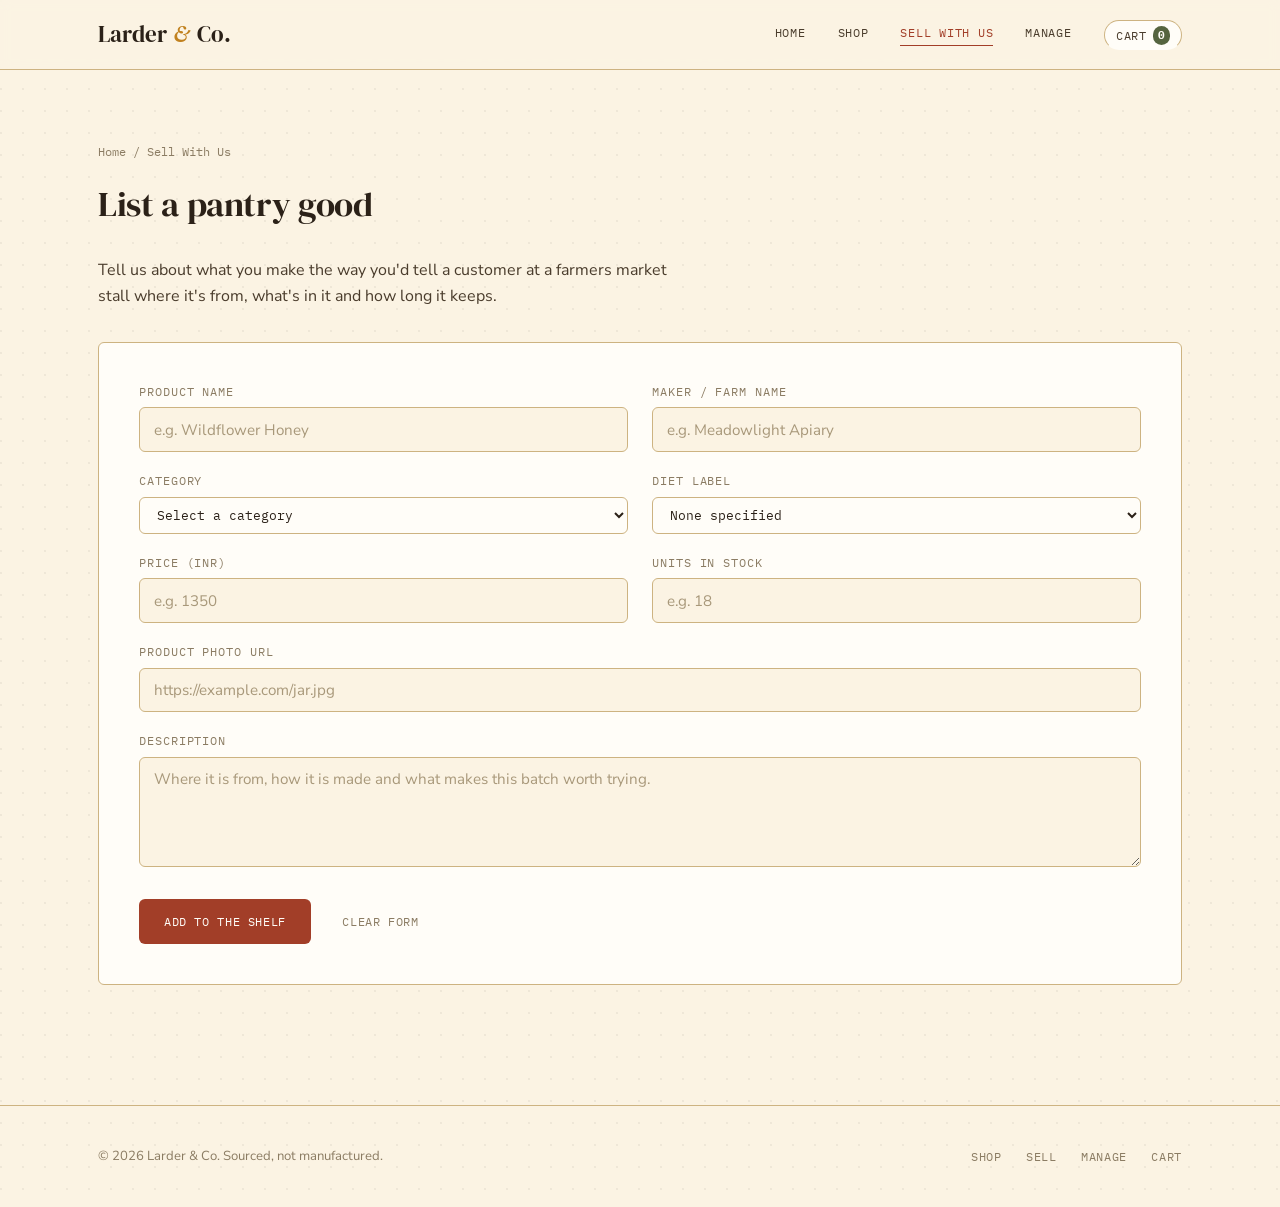
<file: add-product.html>
<!DOCTYPE html>
<html lang="en">

<head>
  <meta charset="UTF-8">
  <meta name="viewport" content="width=device-width, initial-scale=1.0">
  <title>Sell With Us — Larder & Co.</title>
  <link rel="stylesheet" href="./assets/css/style.css">
</head>

<body>

  <!-- Site header shared across every page showing the logo and navigation links -->
  <header class="site-header">
    <div class="wrap">
      <a href="index.html" class="logo">Larder <span class="amp">&amp;</span> Co.</a>
      <nav class="main-nav">
        <a href="index.html">Home</a>
        <a href="view-product.html">Shop</a>
        <a href="add-product.html" aria-current="page">Sell With Us</a>
        <a href="manage-products.html">Manage</a>
        <a href="cart.html" class="cart-chip">Cart <span class="count">3</span></a>
      </nav>
    </div>
  </header>

  <main>
    <!-- Main form section used both for adding a brand new product and for editing one that already exists -->
    <section class="section">
      <div class="wrap">

        <p class="crumb"><a href="index.html">Home</a> / Sell With Us</p>
        <div class="section-head">
          <h2>List a pantry good</h2>
        </div>
        <p style="max-width: 60ch; margin-top:-1rem; margin-bottom:2rem;">Tell us about what you make the way you'd tell
          a customer at a farmers market stall where it's from, what's in it and how long it keeps.</p>

        <!-- Product form collects every field needed to build a single product object -->
        <form class="form-card" action="#" method="post" id="form">
          <div class="form-grid">

            <div class="field">
              <label for="product-name">Product name</label>
              <input type="text" id="product-name" name="product-name" placeholder="e.g. Wildflower Honey" required>
            </div>

            <div class="field">
              <label for="maker">Maker / farm name</label>
              <input type="text" id="maker-name" name="maker" placeholder="e.g. Meadowlight Apiary" required>
            </div>

            <div class="field">
              <label for="category">Category</label>
              <select id="category" name="category" required>
                <option value="">Select a category</option>
                <option value="Fruits">Fruits</option>
                <option value="Vegetables">Vegetables</option>
                <option value="Dairy">Dairy</option>
                <option value="Snacks">Snacks</option>
                <option value="Beverages">Beverages</option>
              </select>
            </div>

            <div class="field">
              <label for="diet">Diet label</label>
              <select id="diet" name="diet">
                <option value="">None specified</option>
                <option value="Vegan">Vegan</option>
                <option value="Gluten Free">Gluten-free</option>
                <option value="Organic">Organic</option>
                <option value="Dairy Free">Dairy-free</option>
              </select>
            </div>

            <div class="field">
              <label for="price">Price (INR)</label>
              <input type="number" id="price" name="price" placeholder="e.g. 1350" min="0" step="10" required>
            </div>

            <div class="field">
              <label for="stock">Units in stock</label>
              <input type="number" id="stock" name="stock" placeholder="e.g. 18" min="1" required>
            </div>

            <div class="field full">
              <label for="image">Product photo URL</label>
              <input type="url" id="image" name="image" placeholder="https://example.com/jar.jpg" required>
            </div>

            <div class="field full">
              <label for="description">Description</label>
              <textarea id="description" name="description"
                placeholder="Where it is from, how it is made and what makes this batch worth trying." required></textarea>
            </div>

          </div>

          <div class="form-actions">
            <button type="submit" class="btn btn-primary">Add to the shelf</button>
            <button type="reset" class="btn btn-ghost">Clear form</button>
          </div>
        </form>

        <!-- Hidden success message shown in place of the form once a submit finishes -->
        <div id="formMsg" style="display: none; text-align: center;" class="form-card">
          <h3 id="msg" style="text-align: center; color: var(--tomato);"></h3>
          <button type="submit" class="btn btn-primary" style="margin-top: 30px;" onclick="addProduct()">Add New Product</button>
        </div>

      </div>
    </section>
  </main>

  <!-- Footer shared across every page with quick links -->
  <footer class="site-footer">
    <div class="wrap">
      <p>&copy; 2026 Larder &amp; Co. Sourced, not manufactured.</p>
      <div class="foot-links">
        <a href="view-product.html">Shop</a>
        <a href="add-product.html">Sell</a>
        <a href="manage-products.html">Manage</a>
        <a href="cart.html">Cart</a>
      </div>
    </div>
  </footer>

  <!-- Script reads the query string to know whether this page is adding a new product or editing one that exists -->
  <script>
    // Reads the id from the URL if present this tells the page whether it is in edit mode
    const params = new URLSearchParams(window.location.search);
    let editId = params.get("id");

    // Load the existing inventory and cart from local storage or start with empty arrays
    let products = JSON.parse(localStorage.getItem("Inventory")) || [];
    let cartDetails=JSON.parse(localStorage.getItem("Cart")) || [];

    let count=cartDetails.length
    document.querySelector(".count").innerHTML=count;


    // When an id is present in the URL fill every input with that product current values so it can be edited
    if (editId != null) {
      document.getElementById("product-name").value = products[editId].product;
      document.getElementById("maker-name").value = products[editId].maker;
      document.getElementById("category").value = products[editId].category;
      document.getElementById("diet").value = products[editId].diet;
      document.getElementById("price").value = products[editId].price;
      document.getElementById("stock").value = products[editId].stock;
      document.getElementById("image").value = products[editId].image;
      document.getElementById("description").value = products[editId].description;
    }

    // Runs whenever the form is submitted for either adding a new product or saving edits to an existing one
    document.getElementById("form").addEventListener("submit", (e) => {
      e.preventDefault();

      // Reuse the same id when editing otherwise generate a fresh unique id from the current timestamp
      let id;
      if(editId!=null){
        id=products[editId].id;
      }
      else{
        id=Date.now();
      }

      // Read every field typed into the form
      let product = document.getElementById("product-name").value;
      let maker = document.getElementById("maker-name").value;
      let category = document.getElementById("category").value;
      let diet = document.getElementById("diet").value;
      let price = document.getElementById("price").value;
      let stock = document.getElementById("stock").value;
      let image = document.getElementById("image").value;
      let description = document.getElementById("description").value;

      // Group all the collected fields into a single product object
      let productDetails = {
        id,product, maker, category, diet, price, stock, image, description
      };

      // No id was being edited so this is a brand new product being appended to the list
      if (editId == null) {
        products.push(productDetails);
        document.getElementById("formMsg").style.display="block";
        document.getElementById("form").style.display="none";
        document.getElementById("msg").innerHTML="New Product Added!";
      }
      // An id was being edited so replace that product in place instead of adding a new one
      else{
        products.splice(editId, 1, productDetails);

        document.getElementById("formMsg").style.display="block";
        document.getElementById("form").style.display="none";

        // update product in cart
        cartDetails.forEach((cartProduct,index)=>{
          if(cartProduct.id===productDetails.id){
            cartDetails.splice(index,1,{...productDetails,cart:cartProduct.cart,sum:(price*cartProduct.cart)});
            localStorage.setItem("Cart",JSON.stringify(cartDetails));
          }
        });

        document.getElementById("msg").innerHTML="Product Updated!";
      }

      // Save the updated product list back to local storage and clear the form fields
      localStorage.setItem("Inventory", JSON.stringify(products));
      e.target.reset();
    });

    // Brings the form back so the seller can add another product right after a successful submit
    function addProduct(){
      document.getElementById("formMsg").style.display="none";
      document.getElementById("form").style.display="block";
    }
  </script>

</body>

</html>
</file>
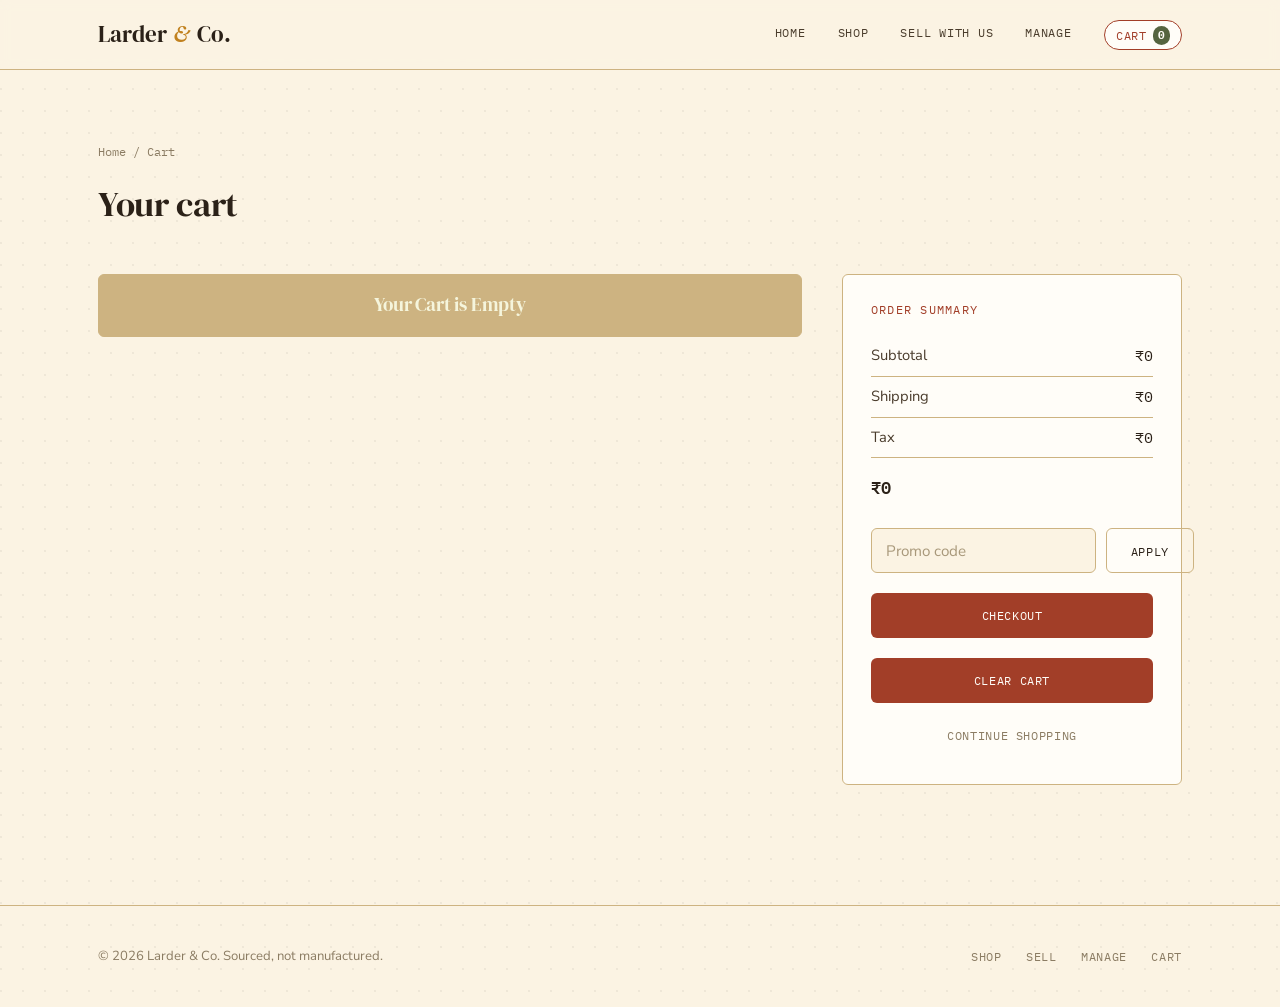
<file: cart.html>
<!DOCTYPE html>
<html lang="en">

<head>
  <meta charset="UTF-8">
  <meta name="viewport" content="width=device-width, initial-scale=1.0">
  <title>Your Cart — Larder & Co.</title>
  <link rel="stylesheet" href="./assets/css/style.css">
</head>

<body>

  <!-- Site header shared across every page showing the logo and navigation links -->
  <header class="site-header">
    <div class="wrap">
      <a href="index.html" class="logo">Larder <span class="amp">&amp;</span>
        Co.</a>
      <nav class="main-nav">
        <a href="index.html">Home</a>
        <a href="view-product.html">Shop</a>
        <a href="add-product.html">Sell With Us</a>
        <a href="manage-products.html">Manage</a>
        <a href="cart.html" class="cart-chip" aria-current="page">Cart <span class="count"></span></a>
      </nav>
    </div>
  </header>

    <!-- Main cart section split into the list of items on the left and the order summary on the right -->
  <main>
    <section class="section">
      <div class="wrap">

        <p class="crumb"><a href="index.html">Home</a> / Cart</p>
        <div class="section-head">
          <h2>Your cart</h2>
        </div>

        <div class="cart-layout">

          <!-- Empty container populated at runtime with every cart row -->
          <div class="cart-list"></div>

          <!-- Order summary showing subtotal shipping tax and the final total -->
          <aside class="summary">
            <h3>Order summary</h3>
            <div class="summary-row">
              <span>Subtotal</span>
              <span class="val sub-total"></span>
            </div>
            <div class="summary-row">
              <span>Shipping</span>
              <span class="val shipping"></span>
            </div>
            <div class="summary-row"><span>Tax</span><span class="val tax"></span></div>
            <div class="summary-row total"><span>Total</span><span class="val total"></span></div>

            <div class="promo">
              <input type="text" placeholder="Promo code">
              <button class="btn btn-outline">Apply</button>
            </div>

            <button class="btn btn-primary btn-block">Checkout</button>
            <button class="btn btn-primary btn-block" style="margin-top: 20px;" onclick="clearCart()">Clear
              Cart</button>
            <a href="view-product.html" class="btn btn-ghost btn-block" style="margin-top:0.75rem;">Continue
              shopping</a>
          </aside>
        </div>
      </div>
    </section>
  </main>

  <!-- Footer shared across every page with quick links -->
  <footer class="site-footer">
    <div class="wrap">
      <p>&copy; 2026 Larder &amp; Co. Sourced, not manufactured.</p>
      <div class="foot-links">
        <a href="view-product.html">Shop</a>
        <a href="add-product.html">Sell</a>
        <a href="manage-products.html">Manage</a>
        <a href="cart.html">Cart</a>

      </div>
    </div>
  </footer>

  <!-- Main cart script reads cart and inventory data and keeps the page in sync with local storage -->
  <script>
    // Load the inventory and the cart from local storage or start with empty arrays if nothing is stored
    let products = JSON.parse(localStorage.getItem("Inventory")) || [];
    let cartDetails = JSON.parse(localStorage.getItem("Cart")) || [];

    let count = cartDetails.length
    document.querySelector(".count").innerHTML = count;

    // Builds the whole cart list from scratch every time it runs and also refreshes the summary totals
    function loadCart() {
      let html = "";

      // Remove products from cart that no longer exist
      cartDetails = cartDetails.filter(cartProduct =>products.some(p => p.id === cartProduct.id));

      localStorage.setItem("Cart", JSON.stringify(cartDetails));

      // Build one row of markup for every remaining cart item
      cartDetails.forEach((cartProduct, index) => {
        html += `
        <div class="cart-row">
            <div class="thumb p-image">
                <img src="${cartProduct.image}" alt="${cartProduct.product}">
            </div>

            <div class="info">
                <span class="category">${cartProduct.category}</span>
                <h4>${cartProduct.product}</h4>
                <span class="maker">${cartProduct.maker}</span>
                <button class="remove-link" style="background:transparent;border:none;" onclick="removeProduct(${index})">
                    Remove
                </button>
            </div>

            <div class="qty-stepper">
                <button onclick="decreaseQuantity(${index})">−</button>
                <input type="text" id="cartValue-${index}" value="${cartProduct.cart}" readonly>
                <button onclick="increaseQuantity(${index})">+</button>
            </div>

            <div class="line-price-${index}">₹${cartProduct.sum}</div>
        </div>
        `;
      });

      // Show a friendly message when there is nothing left in the cart otherwise render all the rows
      if (cartDetails.length === 0) {
        document.querySelector(".cart-list").innerHTML =
          `<h3 style="color:beige;">Your Cart is Empty</h3>`;
      } else {
        document.querySelector(".cart-list").innerHTML = html;
      }

      updateCartCount();
      orderSummary();
    }

    // Lowers a single item quantity by one but never below one
    function decreaseQuantity(index) {
      if (cartDetails[index].cart == 1) {
        alert("Minimum 1 is required");
        return;
      }

      cartDetails[index].cart--;
      cartDetails[index].sum = cartDetails[index].price * cartDetails[index].cart;

      localStorage.setItem("Cart", JSON.stringify(cartDetails));
      loadCart();
    }

    // Raises a single item quantity by one while respecting available stock and a maximum of five per item
    function increaseQuantity(index) {
      if (cartDetails[index].cart == cartDetails[index].stock) {
        alert("You can't add more");
        return;
      }

      if (cartDetails[index].cart == 5) {
        alert("You can't add more than 5");
        return;
      }

      cartDetails[index].cart++;
      cartDetails[index].sum = cartDetails[index].price * cartDetails[index].cart;
      localStorage.setItem("Cart", JSON.stringify(cartDetails));
      loadCart();
    }

    // Empties the entire cart after the shopper confirms
    function clearCart() {
      if (confirm("Are you sure you want to clear cart?")) {
        cartDetails = [];
        localStorage.setItem("Cart", JSON.stringify(cartDetails));
        loadCart();
      }
    }

    // Removes a single item from the cart after the shopper confirms
    function removeProduct(index) {
      if (confirm(`Are you sure you want to remove ${cartDetails[index].product}?`)) {
        cartDetails.splice(index, 1);
        localStorage.setItem("Cart", JSON.stringify(cartDetails));
        loadCart();
      }
    }

    // Recalculates subtotal shipping tax and total from the current cart and writes them onto the page
    function orderSummary() {
      let subTotal = 0;

      cartDetails.forEach(cartProduct => {
        subTotal += cartProduct.sum;
      });

      let shipping = cartDetails.length ? 199 : 0;
      let tax = Number((subTotal * 0.05).toFixed(2));
      let total = subTotal + shipping + tax;

      document.querySelector(".sub-total").innerHTML = "₹" + subTotal;
      document.querySelector(".shipping").innerHTML = "₹" + shipping;
      document.querySelector(".tax").innerHTML = "₹" + tax;
      document.querySelector(".total").innerHTML = "₹" + total;
    }

    // Updates the small item count shown on the cart icon in the header
    function updateCartCount() {
      document.querySelector(".count").innerHTML = cartDetails.length;
    }

    // Render the cart as soon as the page loads
    loadCart();
  </script>

</body>

</html>
</file>
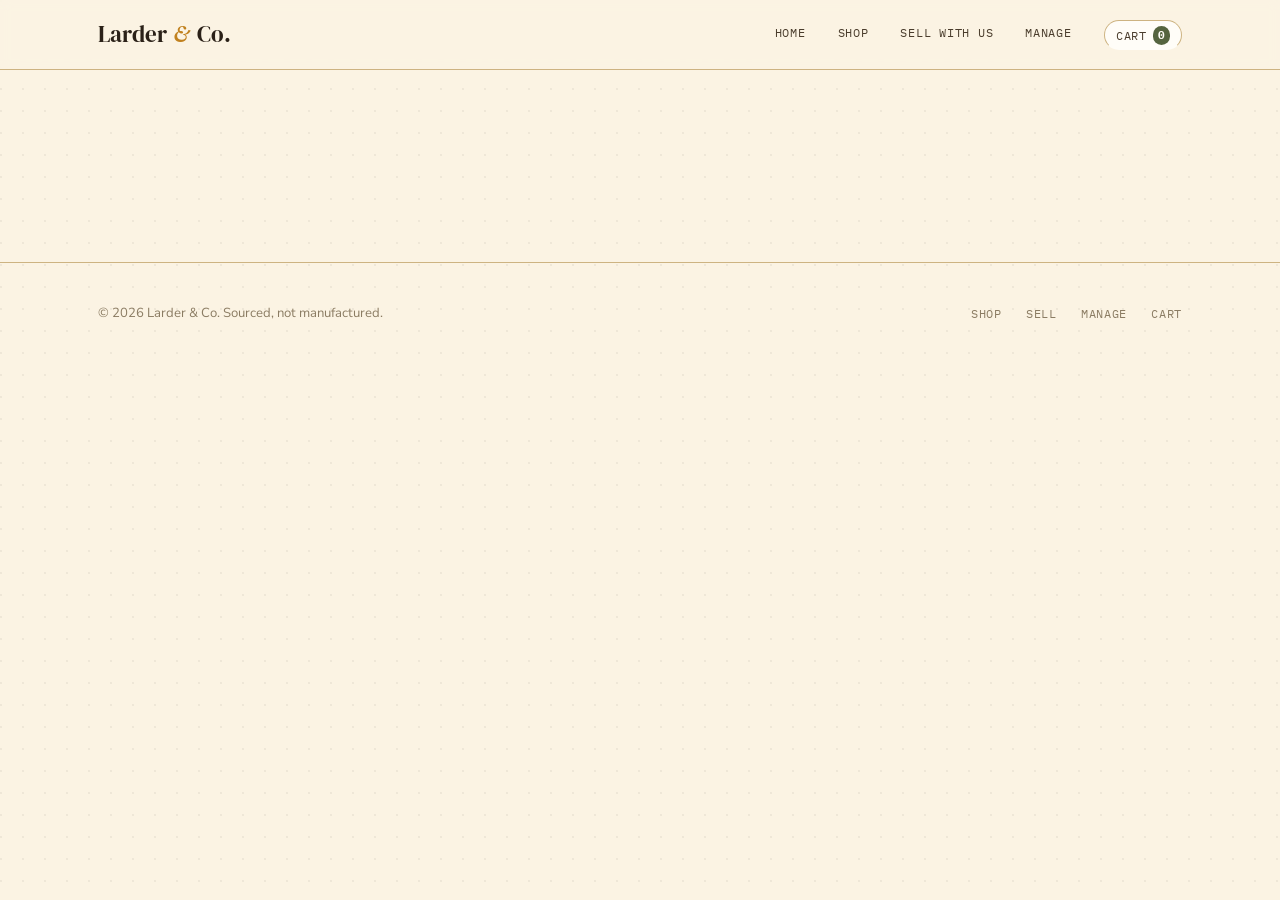
<file: product.html>
<!DOCTYPE html>
<html lang="en">

<head>
  <meta charset="UTF-8">
  <meta name="viewport" content="width=device-width, initial-scale=1.0">
  <title id="title"></title>
  <link rel="stylesheet" href="./assets/css/style.css">
</head>

<body>

  <!-- Site header shared across every page showing the logo and navigation links -->
  <header class="site-header">
    <div class="wrap">
      <a href="index.html" class="logo">Larder <span class="amp">&amp;</span> Co.</a>
      <nav class="main-nav">
        <a href="index.html">Home</a>
        <a href="view-product.html">Shop</a>
        <a href="add-product.html">Sell With Us</a>
        <a href="manage-products.html">Manage</a>
        <a href="cart.html" class="cart-chip">Cart <span class="count">3</span></a>
      </nav>
    </div>
  </header>

  <main>
    <!-- Empty wrapper filled entirely at runtime with the details of one single product -->
    <section class="section">
      <div class="wrap product">
      </div>
    </section>
  </main>

  <!-- Footer shared across every page with quick links -->
  <footer class="site-footer">
    <div class="wrap">
      <p>&copy; 2026 Larder &amp; Co. Sourced, not manufactured.</p>
      <div class="foot-links">
        <a href="view-product.html">Shop</a>
        <a href="add-product.html">Sell</a>
        <a href="manage-products.html">Manage</a>
        <a href="cart.html">Cart</a>
      </div>
    </div>
  </footer>

  <!-- Main script reads which product to show from the URL then builds the whole page for it -->
  <script>
    // Read which product to show from the index value placed in the URL by the shop page
    const params = new URLSearchParams(window.location.search);
    let id = params.get("index");
    let cart=1;

    // Load the inventory and cart from local storage or start with empty arrays if nothing is stored
    let products = JSON.parse(localStorage.getItem("Inventory")) || [];
    let cartDetails=JSON.parse(localStorage.getItem("Cart")) || [];

    let count=cartDetails.length
    document.querySelector(".count").innerHTML=count;

    // Set the browser tab title to match the product being viewed
    document.getElementById("title").innerHTML=products[id].product + " — " + products[id].maker + " | Larder & Co."


    // If this product is already sitting in the cart start the quantity stepper at that same amount
    cartDetails.forEach(cartDetails=>{
      if(cartDetails.product==products[id].product){
        cart=cartDetails.cart;
      }
    });

    // Builds the entire product detail markup from the chosen product and inserts it into the page
    function loadProduct() {
      let html = `
      <p class="crumb"><a href="index.html">Home</a> / <a href="view-product.html">Shop</a> / ${products[id].product}</p>

      <div class="product-detail">

        <div class="product-gallery">
          <div class="jar-art">
            <div class="photo"><img src="${products[id].image}" alt="${products[id].product}"></div>
          </div>
        </div>

        <div class="product-info">
          
          <h1>${products[id].product}</h1>
          <p class="maker" style="font-size:1.1rem; color: var(--ink-soft); margin-top:-0.4em;">${products[id].maker}</p>

          <div class="price-row">
            <span class="price">₹${products[id].price}</span>
          </div>

          <p>${products[id].description}</p>

          <table class="spec-table">
            <tr><td>Origin</td><td>${products[id].maker}</td></tr>
            <tr><td>Category</td><td>${products[id].category}</td></tr>
            <tr><td>Diet</td><td>${products[id].diet}</td></tr>
            <tr><td>Stock</td><td>${products[id].stock} Available</td></tr>
          </table>

          <div class="detail-actions">
            <div class="qty-stepper">
              <button type="button" aria-label="Decrease quantity" onclick="decreaseQuantity()">−</button>
              <input type="text" value="${cart}" inputmode="numeric" aria-label="Quantity">
              <button type="button" aria-label="Increase quantity" onclick="increaseQuantity()">+</button>
            </div>
            <button class="btn btn-primary" onclick="addToCart(${id},${cart})">Add to cart</button>
          </div>

        </div>
      </div>
    `;

    document.querySelector(".product").innerHTML=html;
    }

    // Lowers the quantity stepper by one but never below one
    function decreaseQuantity(){
      if(cart===1){
        alert("Minimum 1 is required");
      }
      else{
        cart--;
        loadProduct();
      }
    }

    // Raises the quantity stepper by one while respecting available stock and a maximum of five
    function increaseQuantity(){
      if(cart==products[id].stock){
        alert("You can't add more");
      }
      else if(cart===5){
        alert("You can't add more than 5");
      }
      else{
        cart++;
        loadProduct();
      }
    }

    // Adds the current product and chosen quantity to the cart or updates the quantity if it is already there
    function addToCart(index,cart){
      let found=false,execute=true;
      cartDetails.forEach(cartProduct=>{
        if(cartProduct.id==products[index].id){
          found=true;
          // product found in cart
          if(cartProduct.cart!=cart){
            cartProduct.cart=cart;
            cartProduct.sum=cartProduct.price*cart;
            localStorage.setItem("Cart",JSON.stringify(cartDetails));
            alert("Added To Cart");
            execute=false;
          }
        }
      });
      
      if(!found){
        let sum=products[index].price*cart;
        cartDetails.push({...products[index],cart,sum});
        localStorage.setItem("Cart",JSON.stringify(cartDetails));
        alert("Added To Cart");
        document.querySelector(".count").innerHTML=cartDetails.length;
      }
      else{
        if(execute){
          alert("Already Added");
        }
      }
    }

    // Render the product page as soon as the script runs
    loadProduct();
  </script>

</body>

</html>

<!-- <a href="cart.html?index=${id}&cart=${cart}" class="btn btn-primary">Add to cart</a> -->
</file>
<file: assets/css/style.css>
/* =========================================================
   LARDER & CO. — shared stylesheet
   An artisan pantry shop. Small batches, honest labels.
   ========================================================= */

@import url('https://fonts.googleapis.com/css2?family=DM+Serif+Display:ital@0;1&family=Nunito+Sans:wght@400;600;700;800&family=IBM+Plex+Mono:wght@400;500&display=swap');

:root{
  --cream: #fbf3e3;
  --paper: #fffdf8;
  --kraft: #e8d9b8;
  --kraft-dark: #d8c295;
  --kraft-border: #cdb381;
  --ink: #2b2118;
  --ink-soft: #4a3c2c;
  --muted: #8b7c63;
  --olive: #55643f;
  --olive-dim: #465234;
  --mustard: #c1811e;
  --mustard-dim: #a86e15;
  --tomato: #a23e28;

  --font-display: "DM Serif Display", Georgia, serif;
  --font-body: "Nunito Sans", -apple-system, BlinkMacSystemFont, sans-serif;
  --font-mono: "IBM Plex Mono", ui-monospace, monospace;

  --radius: 6px;
  --gutter: clamp(1.25rem, 4vw, 3rem);
  --max-width: 1180px;
  --max-width-other: 1380px;
}

*, *::before, *::after{ box-sizing: border-box; }
html{ scroll-behavior: smooth; }
body{
  margin: 0;
  background: var(--cream);
  color: var(--ink);
  font-family: var(--font-body);
  line-height: 1.6;
  -webkit-font-smoothing: antialiased;
  background-image:
    radial-gradient(circle at 1px 1px, rgba(43,33,24,0.06) 1px, transparent 0);
  background-size: 22px 22px;
}
img{ max-width: 100%; display: block; }
a{ color: inherit; text-decoration: none; }
h1,h2,h3,h4{
  font-family: var(--font-display);
  font-style: normal;
  font-weight: 400;
  line-height: 1.12;
  margin: 0 0 0.5em;
  letter-spacing: -0.01em;
  color: var(--ink);
}
p{ margin: 0 0 1em; color: var(--ink-soft); }
ul{ list-style: none; margin: 0; padding: 0; }
button{ font-family: inherit; }

::selection{ background: var(--mustard); color: var(--paper); }

:focus-visible{
  outline: 2px solid var(--olive);
  outline-offset: 3px;
}

.wrap{
  max-width: var(--max-width);
  margin: 0 auto;
  padding: 0 var(--gutter);
}

.wrap-other{
  max-width: var(--max-width-other);
  margin: 0 auto;
  padding: 0 var(--gutter);
}

.eyebrow{
  font-family: var(--font-mono);
  font-size: 0.72rem;
  letter-spacing: 0.14em;
  text-transform: uppercase;
  color: var(--olive);
}

/* ---------------- header / nav ---------------- */
.site-header{
  position: sticky;
  top: 0;
  z-index: 50;
  background: rgba(251,243,227,0.92);
  backdrop-filter: blur(6px);
  border-bottom: 1px solid var(--kraft-border);
}
.site-header .wrap{
  display: flex;
  align-items: center;
  justify-content: space-between;
  padding-top: 1rem;
  padding-bottom: 1rem;
  gap: 1.5rem;
}
.logo{
  font-family: var(--font-display);
  font-size: 1.45rem;
  color: var(--ink);
  display: flex;
  align-items: baseline;
  gap: 0.4rem;
}
.logo .amp{ color: var(--mustard); font-style: italic; }
.main-nav{
  display: flex;
  align-items: center;
  gap: 2rem;
}
.main-nav a{
  font-family: var(--font-mono);
  font-size: 0.76rem;
  letter-spacing: 0.06em;
  text-transform: uppercase;
  color: var(--ink-soft);
  padding-bottom: 3px;
  border-bottom: 1px solid transparent;
  transition: color .15s ease, border-color .15s ease;
}
.main-nav a:hover, .main-nav a[aria-current="page"]{
  color: var(--tomato);
  border-color: var(--tomato);
}
.cart-chip{
  display: inline-flex;
  align-items: center;
  gap: 0.4rem;
  background: var(--paper);
  border: 1px solid var(--kraft-border);
  padding: 0.35rem 0.7rem;
  border-radius: 999px;
}
.cart-chip .count{
  background: var(--olive);
  color: var(--paper);
  font-family: var(--font-mono);
  font-size: 0.7rem;
  font-weight: 700;
  min-width: 1.3em;
  text-align: center;
  border-radius: 999px;
  padding: 0.05em 0.4em;
}

/* ---------------- buttons ---------------- */
.btn{
  display: inline-flex;
  align-items: center;
  justify-content: center;
  gap: 0.5rem;
  font-family: var(--font-mono);
  font-size: 0.78rem;
  letter-spacing: 0.05em;
  text-transform: uppercase;
  padding: 0.85rem 1.5rem;
  border-radius: var(--radius);
  border: 1px solid transparent;
  cursor: pointer;
  transition: transform .15s ease, background .15s ease, border-color .15s ease, color .15s ease;
}
.btn:hover{ transform: translateY(-1px); }
.btn:active{ transform: translateY(0); }
.btn-primary{
  background: var(--tomato);
  color: var(--paper);
}
.btn-primary:hover{ background: #8c3320; }
.btn-outline{
  background: transparent;
  color: var(--ink);
  border-color: var(--kraft-border);
}
.btn-outline:hover{ border-color: var(--olive); color: var(--olive); }
.btn-ghost{
  background: transparent;
  color: var(--muted);
  padding: 0.6rem 0.9rem;
}
.btn-ghost:hover{ color: var(--tomato); }
.btn-block{ width: 100%; }
.btn[disabled]{ opacity: .5; cursor: not-allowed; transform: none; }

/* ---------------- hero ---------------- */
.hero{
  position: relative;
  overflow: hidden;
  border-bottom: 1px solid var(--kraft-border);
}
.hero .wrap{
  padding-top: clamp(3rem, 8vw, 6rem);
  padding-bottom: clamp(3rem, 8vw, 6rem);
  display: grid;
  grid-template-columns: 1.1fr 0.9fr;
  gap: 3rem;
  align-items: center;
}
.hero h1{ font-size: clamp(2.4rem, 5vw, 3.6rem); }
.hero .lede{ font-size: 1.05rem; max-width: 42ch; }
.hero-actions{ display: flex; gap: 1rem; margin-top: 1.5rem; flex-wrap: wrap; }

/* signature: wax-seal medallion, stamps in once on load */
.seal-stage{
  position: relative;
  aspect-ratio: 1;
  display: grid;
  place-items: center;
}
.seal{
  width: 72%;
  aspect-ratio: 1;
  border-radius: 50%;
  background: radial-gradient(circle at 35% 30%, #c04d31, var(--tomato) 55%, #7e2f1c 100%);
  box-shadow:
    0 25px 50px -18px rgba(43,33,24,0.45),
    inset 0 0 0 6px rgba(255,255,255,0.08),
    inset 0 0 0 9px rgba(43,33,24,0.15);
  position: relative;
  display: grid;
  place-items: center;
  transform: scale(0.4) rotate(-18deg);
  opacity: 0;
  animation: stamp-in 0.6s cubic-bezier(.2,.9,.25,1.15) 0.2s forwards;
}
.seal::before{
  content: "";
  position: absolute;
  inset: 10%;
  border-radius: 50%;
  border: 1.5px dashed rgba(255,247,235,0.55);
}
.seal .seal-text{
  font-family: var(--font-display);
  color: var(--cream);
  text-align: center;
  line-height: 1.15;
}
.seal .seal-text strong{ display: block; font-size: 1.5rem; }
.seal .seal-text span{
  display: block;
  font-family: var(--font-mono);
  font-size: 0.6rem;
  letter-spacing: 0.18em;
  text-transform: uppercase;
  margin-top: 0.3em;
  opacity: 0.85;
}
@keyframes stamp-in{
  0%{ transform: scale(0.4) rotate(-18deg); opacity: 0; }
  70%{ transform: scale(1.05) rotate(2deg); opacity: 1; }
  100%{ transform: scale(1) rotate(0deg); opacity: 1; }
}
@media (prefers-reduced-motion: reduce){
  .seal{ animation: none; transform: none; opacity: 1; }
}

/* ---------------- section headings ---------------- */
.section{ padding: clamp(2.5rem, 6vw, 4.5rem) 0; }
.section-head{
  display: flex;
  align-items: baseline;
  justify-content: space-between;
  gap: 1rem;
  margin-bottom: 2rem;
  flex-wrap: wrap;
}
.section-head h2{ font-size: clamp(1.6rem, 3vw, 2.2rem); }

/* ---------------- category aisles (index page) ---------------- */
.aisles{
  display: grid;
  grid-template-columns: repeat(4, 1fr);
  gap: 1px;
  background: var(--kraft-border);
  border: 1px solid var(--kraft-border);
  border-radius: var(--radius);
  overflow: hidden;
}
.aisle{
  background: var(--paper);
  padding: 1.75rem 1.25rem;
  transition: background .2s ease;
}
.aisle:hover{ background: var(--kraft); }
.aisle .num{ font-family: var(--font-mono); color: var(--tomato); font-size: 0.75rem; }
.aisle h3{ font-size: 1.15rem; margin: 0.4em 0 0.2em; }
.aisle p{ font-size: 0.85rem; margin: 0; }

/* ---------------- product grid & jar card ---------------- */
.grid{
  display: grid;
  grid-template-columns: repeat(auto-fill, minmax(230px, 1fr));
  gap: 1.75rem 1.5rem;
}
.jar{
  position: relative;
  display: block;
  color: inherit;
}
.jar-art{
  position: relative;
  aspect-ratio: 1;
  border-radius: var(--radius);
  overflow: visible;
}
.jar-art .photo{
  position: absolute;
  inset: 0;
  display: grid;
  place-items: center;
  overflow: hidden;
  z-index: 2;
  transition: transform .3s ease;
}
.jar-art .photo img{ width: 100%; height: 100%; object-fit: cover; border-radius: var(--radius); }

.jar:hover .photo{ transform: translateY(2%) rotate(-1deg); }

.jar-meta{ padding-top: 1.1rem; }
.jar-meta .category{
  font-family: var(--font-mono);
  font-size: 0.68rem;
  letter-spacing: 0.1em;
  text-transform: uppercase;
  color: var(--muted);
}
.jar-meta h3{ font-size: 1.05rem; margin: 0.2em 0 0.15em; }
.jar-meta .maker{ color: var(--ink-soft); font-size: 0.9rem; margin-bottom: 0.5em; }
.jar-meta .price{
  font-family: var(--font-mono);
  color: var(--mustard-dim);
  font-size: 0.95rem;
  font-weight: 500;
}
.jar-meta .price .was{
  color: var(--muted);
  text-decoration: line-through;
  margin-right: 0.5em;
  font-size: 0.85em;
}

.tag{
  position: absolute;
  top: 0.6rem;
  left: 0.6rem;
  z-index: 3;
  font-family: var(--font-mono);
  font-size: 0.62rem;
  text-transform: uppercase;
  letter-spacing: 0.08em;
  padding: 0.25em 0.55em;
  border-radius: 999px;
  background: var(--tomato);
  color: var(--paper);
}
.tag.stock{ background: var(--olive); }

/* ---------------- layout: sidebar + content (shop page) ---------------- */
.shop-layout{
  display: grid;
  grid-template-columns: 240px 1fr;
  gap: 2.5rem;
  align-items: start;
}
.filters{
  background: var(--paper);
  border: 1px solid var(--kraft-border);
  border-radius: var(--radius);
  padding: 1.5rem;
  position: sticky;
  top: 5.5rem;
}
.filters h3{
  font-family: var(--font-mono);
  font-size: 0.75rem;
  letter-spacing: 0.1em;
  text-transform: uppercase;
  color: var(--tomato);
  margin-bottom: 0.9rem;
}
.filter-group{ margin-bottom: 1.6rem; }
.filter-group label{
  display: flex;
  align-items: center;
  gap: 0.55rem;
  font-size: 0.88rem;
  color: var(--ink-soft);
  margin-bottom: 0.5rem;
  cursor: pointer;
}
.filter-group input[type="checkbox"],
.filter-group input[type="radio"]{
  accent-color: var(--olive);
}
.filter-group input[type="range"]{ width: 100%; accent-color: var(--olive); }
.results-bar{
  display: flex;
  justify-content: space-between;
  align-items: center;
  margin-bottom: 1.5rem;
  flex-wrap: wrap;
  gap: 1rem;
}
.results-bar .count{ font-family: var(--font-mono); color: var(--muted); font-size: 0.85rem; }
#searchBar, select{
  background: var(--paper);
  color: var(--ink);
  border: 1px solid var(--kraft-border);
  border-radius: var(--radius);
  padding: 0.5rem 0.8rem;
  font-family: var(--font-mono);
}
#searchBar{
  font-size: 0.85rem;
}
select{
  background: var(--paper);
  color: var(--ink);
  border: 1px solid var(--kraft-border);
  border-radius: var(--radius);
  padding: 0.5rem 0.8rem;
  font-family: var(--font-mono);
  font-size: 0.8rem;
}

/* ---------------- forms ---------------- */
.form-card{
  background: var(--paper);
  border: 1px solid var(--kraft-border);
  border-radius: var(--radius);
  padding: clamp(1.5rem, 4vw, 2.5rem);
}
.form-grid{
  display: grid;
  grid-template-columns: 1fr 1fr;
  gap: 1.25rem 1.5rem;
}
.field{ display: flex; flex-direction: column; gap: 0.4rem; }
.field.full{ grid-column: 1 / -1; }
.field label{
  font-family: var(--font-mono);
  font-size: 0.72rem;
  letter-spacing: 0.08em;
  text-transform: uppercase;
  color: var(--muted);
}
.field .hint{ font-size: 0.75rem; color: var(--muted); margin-top: -0.2rem; }
input[type="text"],
input[type="email"],
input[type="number"],
input[type="url"],
textarea{
  background: var(--cream);
  border: 1px solid var(--kraft-border);
  color: var(--ink);
  border-radius: var(--radius);
  padding: 0.7rem 0.85rem;
  font-family: var(--font-body);
  font-size: 0.95rem;
}
textarea{ resize: vertical; min-height: 110px; }
input::placeholder, textarea::placeholder{ color: #a8987a; }
input:focus, textarea:focus, select:focus{
  border-color: var(--olive);
}
.form-actions{
  display: flex;
  gap: 1rem;
  margin-top: 2rem;
  align-items: center;
}

/* ---------------- product detail page ---------------- */
.product-detail{
  display: grid;
  grid-template-columns: 1fr 1fr;
  gap: 3rem;
  align-items: start;
}
.product-gallery .jar-art{ max-width: 460px; }
.spec-table{ width: 100%; border-collapse: collapse; margin: 1.5rem 0; }
.spec-table tr{ border-bottom: 1px solid var(--kraft-border); }
.spec-table td{ padding: 0.6rem 0; font-size: 0.9rem; }
.spec-table td:first-child{
  font-family: var(--font-mono);
  color: var(--muted);
  text-transform: uppercase;
  font-size: 0.72rem;
  letter-spacing: 0.06em;
  width: 40%;
}
.price-row{
  display: flex;
  align-items: baseline;
  gap: 0.8rem;
  margin: 1.2rem 0;
}
.price-row .price{ font-family: var(--font-mono); font-size: 1.8rem; color: var(--mustard-dim); font-weight: 500; }
.price-row .was{ font-family: var(--font-mono); color: var(--muted); text-decoration: line-through; }
.qty-stepper{
  display: inline-flex;
  align-items: center;
  border: 1px solid var(--kraft-border);
  border-radius: var(--radius);
  overflow: hidden;
}
.qty-stepper button{
  background: var(--kraft);
  color: var(--ink);
  border: none;
  width: 2.4rem;
  height: 2.6rem;
  cursor: pointer;
  font-size: 1rem;
}
.qty-stepper button:hover{ background: var(--kraft-dark); color: var(--tomato); }
.qty-stepper input{
  width: 3rem;
  text-align: center;
  border: none;
  border-left: 1px solid var(--kraft-border);
  border-right: 1px solid var(--kraft-border);
  height: 2.6rem;
  background: var(--paper);
  color: var(--ink);
  font-family: var(--font-mono);
}
.detail-actions{ display: flex; gap: 1rem; margin-top: 1.5rem; flex-wrap: wrap; }
.ingredients{ margin-top: 2.5rem; }
.ingredients h3{ font-size: 1.1rem; margin-bottom: 0.9rem; }
.ingredients p{ font-size: 0.92rem; }
.pairings{ margin-top: 2.5rem; }
.pairings h3{ font-size: 1.1rem; margin-bottom: 0.9rem; }
.pairings ul{ display: flex; flex-wrap: wrap; gap: 0.6rem; }
.pairings li{
  font-family: var(--font-mono);
  font-size: 0.75rem;
  letter-spacing: 0.04em;
  background: var(--kraft);
  border: 1px solid var(--kraft-border);
  padding: 0.4em 0.8em;
  border-radius: 999px;
  color: var(--ink-soft);
}

/* ---------------- cart page ---------------- */
.cart-layout{
  display: grid;
  grid-template-columns: 1fr 340px;
  gap: 2.5rem;
  align-items: start;
}
.cart-list{ display: flex; flex-direction: column; gap: 1px; background: var(--kraft-border); border: 1px solid var(--kraft-border); border-radius: var(--radius); overflow: hidden; }
.cart-list h3{
  padding: 20px 0px 10px 0px;
  text-align: center;
}
.cart-row{
  background: var(--paper);
  display: grid;
  grid-template-columns: 84px 1fr auto auto;
  gap: 1.25rem;
  align-items: center;
  padding: 1.1rem;
}
.cart-row .p-image{
  width: 84px; height: 84px;
  border-radius: var(--radius);
  background: var(--cream);
  border: 1px solid var(--kraft-border);
  overflow: hidden;
}
.cart-row .p-image img{ width: 100%; height: 100%; object-fit: cover; }
.cart-row .p-id{ font-size: 1rem; margin: 0.2em 0; font-family: var(--font-display); }
.cart-row .info .category{
  font-family: var(--font-mono); font-size: 0.65rem;
  text-transform: uppercase; letter-spacing: 0.08em; color: var(--muted);
}
.cart-row .info h4{ font-size: 1rem; margin: 0.2em 0; font-family: var(--font-display); }
.cart-row .info .maker{ font-size: 0.85rem; color: var(--ink-soft); }
.cart-row .line-price, .cart-row [class^="line-price"]{ font-family: var(--font-mono); color: var(--mustard-dim); text-align: right; min-width: 4.5rem; }
.remove-link{
  font-family: var(--font-mono);
  font-size: 0.7rem;
  color: var(--muted);
  text-transform: uppercase;
  letter-spacing: 0.06em;
  margin-top: 0.4rem;
  display: inline-block;
}
.remove-link:hover{ color: var(--tomato); }

.summary{
  background: var(--paper);
  border: 1px solid var(--kraft-border);
  border-radius: var(--radius);
  padding: 1.75rem;
  position: sticky;
  top: 5.5rem;
}
.summary h3{
  font-family: var(--font-mono);
  font-size: 0.78rem;
  letter-spacing: 0.1em;
  text-transform: uppercase;
  color: var(--tomato);
  margin-bottom: 1.2rem;
}
.summary-row{
  display: flex; justify-content: space-between;
  font-size: 0.92rem; color: var(--ink-soft);
  padding: 0.5rem 0;
  border-bottom: 1px solid var(--kraft-border);
}
.summary-row.total{
  color: var(--ink);
  font-family: var(--font-mono);
  font-size: 1.05rem;
  border-bottom: none;
  padding-top: 1rem;
  font-weight: 600;
}
.summary-row .val{ color: var(--ink); font-family: var(--font-mono); }
.promo{ display: flex; gap: 0.6rem; margin: 1.2rem 0; }
.promo input{ flex: 1; }
.empty-cart{
  text-align: center;
  padding: 4rem 1rem;
  border: 1px dashed var(--kraft-border);
  border-radius: var(--radius);
}
.empty-cart .seal-stage{ width: 140px; margin: 0 auto 1.5rem; }

/* ---------------- manage products page ---------------- */
.manage-table {
  width: 100%;
  table-layout: fixed;   /* columns divide the available width instead of sizing to content */
  border-collapse: collapse;
  background: var(--paper);
  border: 1px solid var(--kraft-border);
  border-radius: var(--radius);
}
.manage-table th,
.manage-table td {
  padding: 0.8rem 1rem;
  text-align: left;
  vertical-align: middle;
  border-bottom: 1px solid var(--kraft-border);
}

.manage-table th:nth-child(1){ width: 130px; }    /* Id — doesn't need to be wide */
.manage-table th:nth-child(2){ width: 100px; }    /* image thumbnail */
.manage-table th:nth-child(3){ width: 16%; }     /* Product name + maker */
.manage-table th:nth-child(4){ width: 12%; }     /* Category */
.manage-table th:nth-child(5){ width: 10%; }     /* Diet */
.manage-table th:nth-child(6){ width: 6%; }      /* Price */
.manage-table th:nth-child(7){ width: 6%; }      /* Stock */
.manage-table th:nth-child(8){ width: 25%; }     /* Description */
.manage-table th:nth-child(9){ width: 120px; }   /* Actions */
.manage-table thead th {
  background: var(--kraft);
  font-family: var(--font-mono);
  font-size: 0.68rem;
  text-transform: uppercase;
  letter-spacing: 0.08em;
  color: var(--ink-soft);
}

.manage-table tbody tr:last-child td {
  border-bottom: none;
}

.manage-table .p-image img {
  width: 48px;
  height: 48px;
  border-radius: var(--radius);
  object-fit: cover;
}

.manage-table .p-name {
  font-family: var(--font-display);
}

.manage-table .p-maker {
  font-size: 0.8rem;
  color: var(--muted);
}

.manage-table .p-description {
  font-size: 0.85rem;
  color: var(--muted);
  max-width: 260px;
  /* remove clamp properties from here */
}

.desc-clamp {
  display: -webkit-box;
  -webkit-line-clamp: 3;
  line-clamp: 3;                 /* standard property */
  -webkit-box-orient: vertical;
  overflow: hidden;
  text-overflow: ellipsis;
  line-height: 1.4;
  max-height: calc(1.4em * 3);   /* fallback for browsers supporting neither */
}
.manage-row{
  min-height: 100px;
  max-height: 105px;
}
.row-actions {
  display: flex;
  flex-wrap: wrap;
  height: 100%;
  gap: 0.5rem;
  padding-top: 20px;
}
.row-actions .btn {
  min-width: 70px;
  height: 34px;
  display: inline-flex;
  align-items: center;
  justify-content: center;
  padding: 0 0.75rem;
}
.manage-row .p-image img{ width: 100%; height: 50px; object-fit: cover; }
.manage-row .p-id{ font-family: var(--font-mono); font-size: 0.85rem; color: var(--ink-soft); }
.manage-row .p-name{ font-family: var(--font-display); font-size: 1.02rem; }
.manage-row .p-maker{ font-size: 0.82rem; color: var(--muted); margin-top: 0.15em; }
.manage-row .p-category{ font-size: 0.85rem; color: var(--ink-soft); }
.manage-row .p-diet{ font-size: 0.85rem; color: var(--ink-soft); }
.manage-row .p-price{ font-family: var(--font-mono); color: var(--mustard-dim); font-size: 0.9rem; }
.manage-row .p-stock{ font-family: var(--font-mono); font-size: 0.85rem; color: var(--ink-soft);}
.manage-row .p-stock.low{ color: var(--tomato); }
.manage-row .p-description{ font-size: 0.85rem; color: var(--ink-soft); }
.btn-danger{
  background: transparent;
  color: var(--tomato);
  border-color: var(--tomato);
}
.btn-danger:hover{ background: var(--tomato); color: var(--paper); }
.manage-row.removing{
  opacity: 0;
  transform: scale(0.98);
  transition: opacity .25s ease, transform .25s ease;
}
.manage-empty{
  text-align: center;
  padding: 3.5rem 1rem;
  color: var(--muted);
}
.manage-empty.show{ display: block; }
.manage-toolbar{
  display: flex;
  justify-content: space-between;
  align-items: center;
  flex-wrap: wrap;
  gap: 1rem;
  margin-bottom: 1.5rem;
}
.manage-toolbar .count{ font-family: var(--font-mono); color: var(--muted); font-size: 0.85rem; }

/* ---------------- about section (index) ---------------- */
.about-layout{
  display: grid;
  grid-template-columns: 0.9fr 1.1fr;
  gap: 3rem;
  align-items: center;
}
.about-layout .photo{
  aspect-ratio: 4/3;
  border-radius: var(--radius);
  overflow: hidden;
}
.about-layout .photo img{ width: 100%; height: 100%; object-fit: cover; }
.about-stats{
  display: grid;
  grid-template-columns: repeat(3, 1fr);
  gap: 1px;
  background: var(--kraft-border);
  border: 1px solid var(--kraft-border);
  border-radius: var(--radius);
  overflow: hidden;
  margin-top: 1.75rem;
}
.about-stats .stat{
  background: var(--paper);
  padding: 1.1rem;
  text-align: center;
}
.about-stats .stat strong{
  display: block;
  font-family: var(--font-display);
  font-size: 1.6rem;
  color: var(--tomato);
}
.about-stats .stat span{
  font-family: var(--font-mono);
  font-size: 0.68rem;
  text-transform: uppercase;
  letter-spacing: 0.06em;
  color: var(--muted);
}

/* ---------------- contact section (index) ---------------- */
.contact-layout{
  display: grid;
  grid-template-columns: 0.8fr 1.2fr;
  gap: 3rem;
}
.contact-info h3{ font-size: 1.3rem; }
.contact-info .info-row{ margin-bottom: 1.25rem; }
.contact-info .info-row .label{
  font-family: var(--font-mono);
  font-size: 0.68rem;
  text-transform: uppercase;
  letter-spacing: 0.08em;
  color: var(--tomato);
  display: block;
  margin-bottom: 0.2em;
}
.contact-form .field{ margin-bottom: 1.25rem; }

/* ---------------- expanded footer ---------------- */
.site-footer .wrap.footer-top{
  display: grid;
  grid-template-columns: 1.3fr 1fr 1fr 1.1fr;
  gap: 2.5rem;
  padding-bottom: 2.5rem;
  border-bottom: 1px solid var(--kraft-border);
  align-items: start;
}
.footer-brand .logo{ margin-bottom: 0.7rem; }
.footer-brand p{ font-size: 0.85rem; max-width: 32ch; }
.footer-col h4{
  font-family: var(--font-mono);
  font-size: 0.7rem;
  text-transform: uppercase;
  letter-spacing: 0.08em;
  color: var(--tomato);
  margin-bottom: 0.9rem;
}
.footer-col ul{ display: flex; flex-direction: column; gap: 0.6rem; }
.footer-col a{ font-size: 0.88rem; color: var(--ink-soft); }
.footer-col a:hover{ color: var(--tomato); }
.footer-newsletter{ display: flex; gap: 0.5rem; margin-top: 0.9rem; }
.footer-newsletter input{ flex: 1; }
.footer-bottom{
  display: flex;
  justify-content: space-between;
  align-items: center;
  flex-wrap: wrap;
  gap: 1rem;
  padding: 1.5rem var(--gutter);
}

/* ---------------- footer ---------------- */
.site-footer{
  border-top: 1px solid var(--kraft-border);
  margin-top: 3rem;
}
.site-footer .wrap{
  padding: 2.5rem var(--gutter);
  display: flex;
  justify-content: space-between;
  align-items: center;
  flex-wrap: wrap;
  gap: 1rem;
}
.site-footer p{ margin: 0; font-size: 0.82rem; color: var(--muted); }
.foot-links{ display: flex; gap: 1.5rem; }
.foot-links a{ font-family: var(--font-mono); font-size: 0.75rem; color: var(--muted); text-transform: uppercase; letter-spacing: 0.06em; }
.foot-links a:hover{ color: var(--tomato); }

/* ---------------- breadcrumb ---------------- */
.crumb{
  font-family: var(--font-mono);
  font-size: 0.75rem;
  color: var(--muted);
  margin-bottom: 1.5rem;
}
.crumb a:hover{ color: var(--tomato); }

/* =========================================================
   RESPONSIVE — mobile / tablet breakpoints
   ========================================================= */

/* ----- Manage products table -> stacked card layout -----
   Starts at 1220px specifically, because the fixed-width columns
   get cramped (text wraps, row exceeds its capped height, and the
   row-actions buttons — which have padding-top: 20px — spill across
   the border line) anywhere below ~1214px. Converting to cards here
   avoids the cramped zone entirely instead of just shrinking text. */
@media (max-width: 1220px){
  #manage-table thead{
    position: absolute;
    width: 1px; height: 1px;
    overflow: hidden;
    clip: rect(0 0 0 0);
    white-space: nowrap;
  }
  #manage-table, #manage-table tbody, #manage-table tr, #manage-table td{
    display: block;
    width: 100% !important;
  }
  .manage-table{ table-layout: auto; border: none; background: transparent; }
  .manage-row{
    max-height: none;
    background: var(--paper);
    border: 1px solid var(--kraft-border);
    border-radius: var(--radius);
    margin-bottom: 1rem;
    padding: 0.75rem 1rem 1rem;
  }
  .manage-row td{
    border-bottom: none;
    padding: 0.35rem 0;
  }
  .manage-row .p-image{ padding-bottom: 0.5rem; }
  .manage-row .p-image img{ width: 64px; height: 64px; }
  .manage-table .p-description{ max-width: 100%; }
  .row-actions{ padding-top: 0.75rem; }

  /* Field labels — table headers are visually hidden in card view,
     so each value needs its own label to say what it is. */
  .manage-row .p-id::before{ content: "ID: "; }
  .manage-row .p-category::before{ content: "Category: "; }
  .manage-row .p-diet::before{ content: "Diet: "; }
  .manage-row .p-price::before{ content: "Price: ₹"; }
  .manage-row .p-stock::before{ content: "Stock: "; }
  .manage-row .p-description .desc-clamp::before{ content: "Description: "; }

  .manage-row .p-id::before,
  .manage-row .p-category::before,
  .manage-row .p-diet::before,
  .manage-row .p-price::before,
  .manage-row .p-stock::before,
  .manage-row .p-description .desc-clamp::before{
    font-family: var(--font-mono);
    font-size: 0.68rem;
    text-transform: uppercase;
    letter-spacing: 0.06em;
    color: var(--muted);
  }
  .manage-row .p-price::before{ margin-right: -0.15em; } /* keeps ₹ tight to the number */
}

/* ----- Tablets ----- */
@media (max-width: 900px){
  .hero .wrap{ grid-template-columns: 1fr; }
  .seal-stage{ order: -1; width: 55%; margin: 0 auto; }
  .aisles{ grid-template-columns: repeat(2, 1fr); }
  .shop-layout{ grid-template-columns: 1fr; }
  .filters{ position: static; }
  .product-detail{ grid-template-columns: 1fr; }
  .product-gallery .jar-art{ max-width: 100%; }
  .cart-layout{ grid-template-columns: 1fr; }
  .summary{ position: static; }
  .form-grid{ grid-template-columns: 1fr; }
  .about-layout{ grid-template-columns: 1fr; }
  .contact-layout{ grid-template-columns: 1fr; }
  .site-footer .wrap.footer-top{ grid-template-columns: 1fr 1fr; }
}

/* ----- Phones ----- */
@media (max-width: 640px){
  :root{ --gutter: 1.1rem; }

  .site-header .wrap{ flex-wrap: wrap; gap: 0.75rem; padding-top: 0.85rem; padding-bottom: 0.85rem; }
  .main-nav{ width: 100%; justify-content: flex-start; flex-wrap: wrap; gap: 1rem 1.2rem; }

  .hero h1{ font-size: clamp(1.9rem, 8vw, 2.6rem); }
  .hero .lede{ max-width: none; }
  .hero-actions{ flex-direction: column; align-items: stretch; }
  .hero-actions .btn{ width: 100%; }

  .aisles{ grid-template-columns: 1fr; }
  .grid{ grid-template-columns: repeat(auto-fill, minmax(150px, 1fr)); gap: 1.25rem 1rem; }

  .results-bar{ flex-direction: column; align-items: stretch; }
  .results-bar #searchBar, .results-bar select{ width: 100%; }

  .price-row .price{ font-size: 1.5rem; }
  .detail-actions{ flex-direction: column; align-items: stretch; }
  .detail-actions .qty-stepper{ justify-content: center; }
  .detail-actions .btn{ width: 100%; }

  .cart-row{
    display: grid;
    grid-template-columns: 60px 1fr;
    grid-template-areas: "p-image info" "p-image qty" "p-image price";
    row-gap: 0.6rem;
  }
  .cart-row .p-image{ grid-area: p-image; width: 60px; height: 60px; }
  .cart-row .info{ grid-area: info; }
  .cart-row .qty-stepper{ grid-area: qty; justify-self: start; }
  .cart-row .line-price, .cart-row [class^="line-price"]{ grid-area: price; text-align: left; }

  .promo{ flex-direction: column; }
  .promo .btn{ width: 100%; }

  .form-actions{ flex-direction: column; align-items: stretch; }
  .form-actions .btn{ width: 100%; }

  .about-stats{ grid-template-columns: 1fr; }

  .site-footer .wrap.footer-top{ grid-template-columns: 1fr; }
  .footer-newsletter{ flex-direction: column; }
  .footer-newsletter .btn{ width: 100%; }

  .footer-bottom{ flex-direction: column; align-items: flex-start; text-align: left; }
  .foot-links{ gap: 1rem; flex-wrap: wrap; }

  .section-head{ flex-direction: column; align-items: flex-start; gap: 0.5rem; }

  .manage-toolbar{ flex-direction: column; align-items: flex-start; }
  .row-actions{ width: 100%; }
  .row-actions .btn{ flex: 1; }
}

/* ----- Very small phones ----- */
@media (max-width: 380px){
  .grid{ grid-template-columns: 1fr 1fr; }
  .logo{ font-size: 1.2rem; }
  .main-nav{ gap: 0.75rem 1rem; }
  .main-nav a{ font-size: 0.68rem; }
}
</file>
